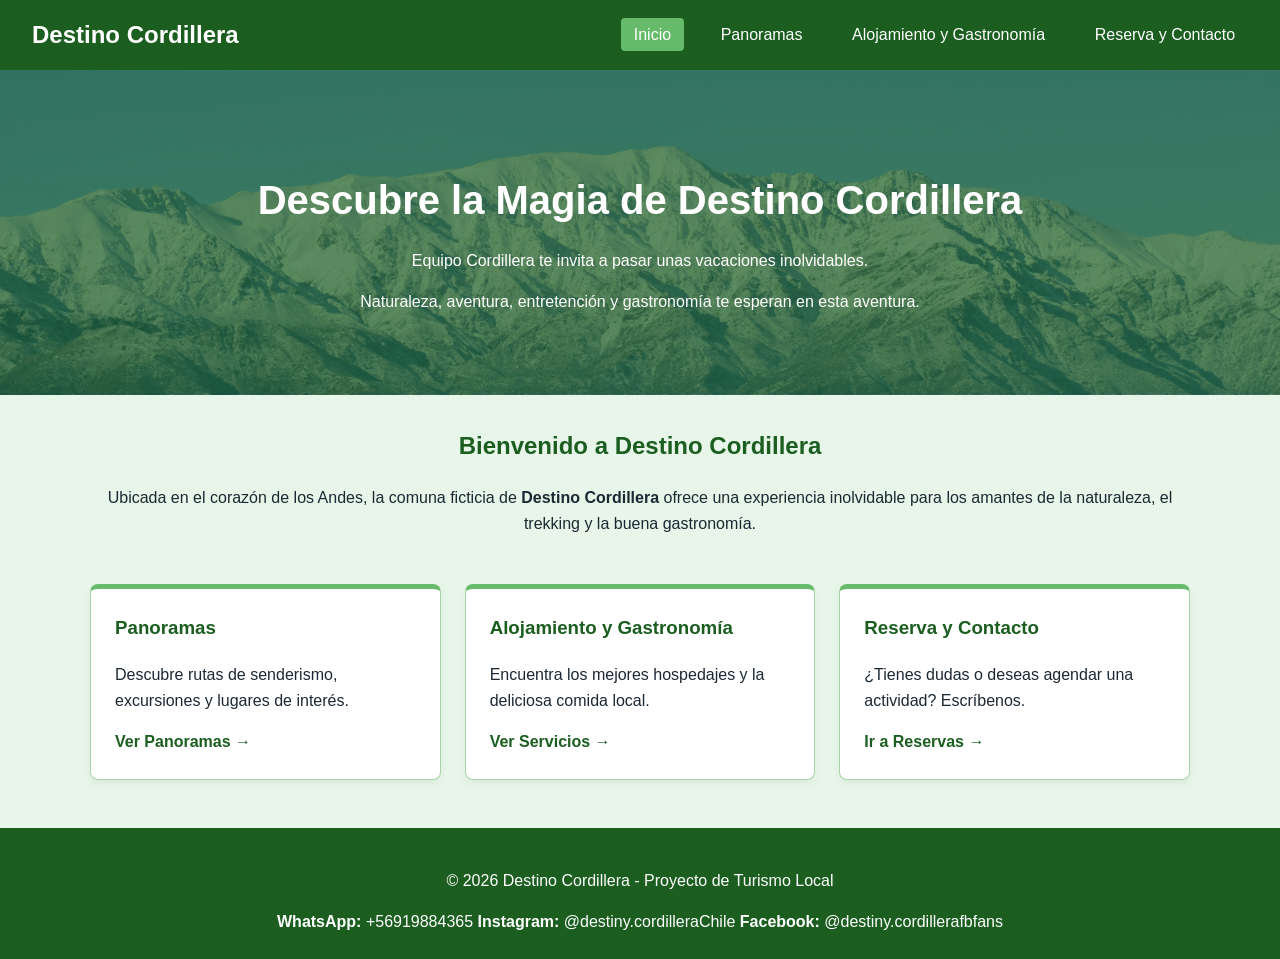
<file: index.html>
<!DOCTYPE html>
<html lang="es">
<head>
    <meta charset="UTF-8">
    <meta name="viewport" content="width=device-width, initial-scale=1.0">
    <title>Destino Cordillera - Inicio</title> 
    <!-- Titulo en pestaña del navegador -->
    <link rel="stylesheet" href="css/styles.css">
</head>
<body>
    <header>
        <div class="logo">
            <h2>Destino Cordillera</h2>
        </div>
        <nav>
            <ul>
                <li><a href="index.html" class="active">Inicio</a></li>
                <li><a href="panoramas.html">Panoramas</a></li>
                <li><a href="alojamiento.html">Alojamiento y Gastronomía</a></li>
                <li><a href="reserva.html">Reserva y Contacto</a></li>
            </ul>
        </nav>
    </header>
    <section class="hero">
        <div class="hero-content">
            <h1>Descubre la Magia de Destino Cordillera</h1>
            <p>Equipo Cordillera te invita a pasar unas vacaciones inolvidables.</p>
            <p>Naturaleza, aventura, entretención y gastronomía te esperan en esta aventura.</p>
        </div>
    </section>
    <main>
        <section class="presentacion">
            <h2>Bienvenido a Destino Cordillera</h2>
            <p>
                Ubicada en el corazón de los Andes, la comuna ficticia de <strong>Destino Cordillera</strong> 
                ofrece una experiencia inolvidable para los amantes de la naturaleza, el trekking y la buena gastronomía.
            </p>
        </section>

        <!-- Accesos directos a las secciones principales -->
        <section class="accesos-directos">
            <div class="card-acceso">
                <h3>Panoramas</h3>
                <p>Descubre rutas de senderismo, excursiones y lugares de interés.</p>
                <a href="panoramas.html">Ver Panoramas &rarr;</a>
            </div>
            <div class="card-acceso">
                <h3>Alojamiento y Gastronomía</h3>
                <p>Encuentra los mejores hospedajes y la deliciosa comida local.</p>
                <a href="alojamiento.html">Ver Servicios &rarr;</a>
            </div>
            <div class="card-acceso">
                <h3>Reserva y Contacto</h3>
                <p>¿Tienes dudas o deseas agendar una actividad? Escríbenos.</p>
                <a href="reserva.html">Ir a Reservas &rarr;</a>
            </div>
        </section>
    </main>

    <!-- Footer -->
    <footer class="bg-green text-white text-center py-4 mt-5">
        <div class="container">
            <p class="mb-2">© 2026 Destino Cordillera - Proyecto de Turismo Local</p>
            <div class="d-flex justify-content-center align-items-center flex-wrap gap-3">
                <span><strong>WhatsApp:</strong> +56919884365</span>
                <span><strong>Instagram:</strong> @destiny.cordilleraChile</span>
                <span><strong>Facebook:</strong> @destiny.cordillerafbfans</span>
            </div>
        </div>
    </footer>

</body>
</html>
</file>
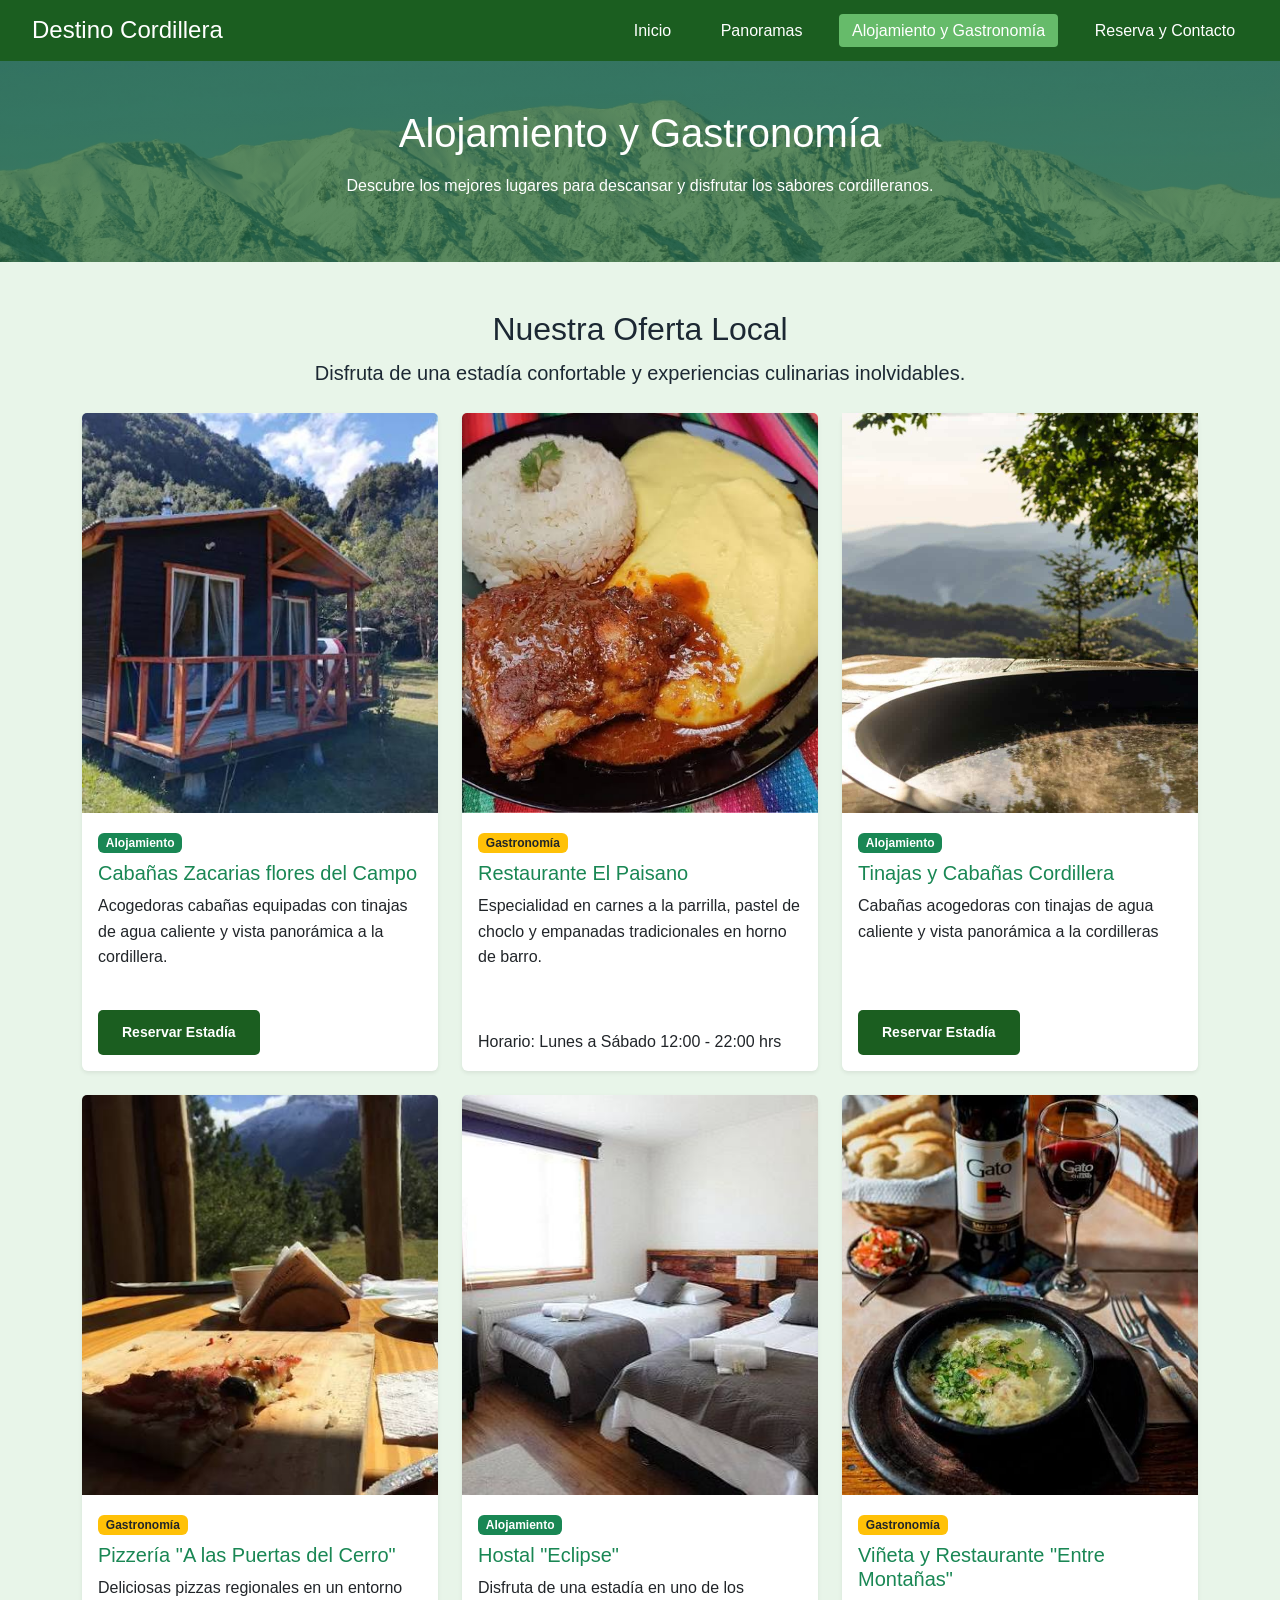
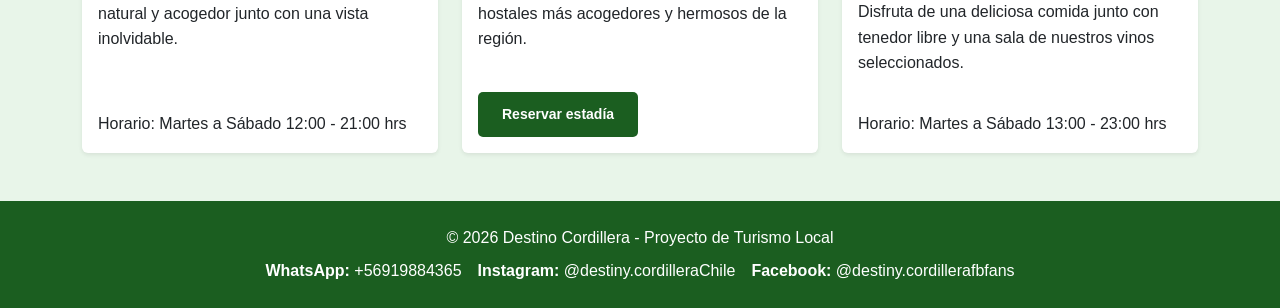
<file: alojamiento.html>
<!DOCTYPE html>
<html lang="es">
<head>
    <meta charset="UTF-8">
    <meta name="viewport" content="width=device-width, initial-scale=1.0">
    <title>Destino Cordillera - Alojamiento y Gastronomía</title>
    <!-- Bootstrap 5 CSS para componentes responsive -->
    <link href="https://cdn.jsdelivr.net/npm/bootstrap@5.3.0/dist/css/bootstrap.min.css" rel="stylesheet">
    <!-- Hoja de estilos personalizada con tus colores -->
    <link rel="stylesheet" href="css/styles.css">
</head>
<body>

    <!-- Header y Navegación -->
    <header>
        <div class="logo">
            <h2>Destino Cordillera</h2>
        </div>
        <nav>
            <ul>
                <li><a href="index.html">Inicio</a></li>
                <li><a href="panoramas.html">Panoramas</a></li>
                <li><a href="alojamiento.html" class="active">Alojamiento y Gastronomía</a></li>
                <li><a href="reserva.html">Reserva y Contacto</a></li>
            </ul>
        </nav>
    </header>

    <!-- Banner Superior -->
    <section class="hero" style="padding: 3rem 1rem;">
        <div class="hero-content">
            <h1>Alojamiento y Gastronomía</h1>
            <p>Descubre los mejores lugares para descansar y disfrutar los sabores cordilleranos.</p>
        </div>
    </section>

    <!-- Contenido Principal -->
    <main class="container my-5">
        
        <section class="mb-4 text-center">
            <h2>Nuestra Oferta Local</h2>
            <p class="lead">Disfruta de una estadía confortable y experiencias culinarias inolvidables.</p>
        </section>

        <!-- Grilla de 6 Tarjetas (Cards) con Bootstrap -->
        <div class="row row-cols-1 row-cols-md-2 row-cols-lg-3 g-4">

            <!-- TARJETA 1 (Completada) -->
            <div class="col">
                <div class="card h-100 shadow-sm border-0">
                    <img src="img/cabañacordillera.jpg" class="card-img-top" alt="Cabañas del Valle" style="height: 400px;; object-fit: cover;">
                    <div class="card-body">
                        <span class="badge bg-success mb-2">Alojamiento</span>
                        <h5 class="card-title text-success">Cabañas Zacarias flores del Campo</h5>
                        <p class="card-text">Acogedoras cabañas equipadas con tinajas de agua caliente y vista panorámica a la cordillera.</p>
                    </div>
                    <div class="card-footer bg-transparent border-0 pb-3">
                        <a href="reserva.html" class="btn btn-sm text-white" style="background-color: #1B5E20;">Reservar Estadía</a>
                    </div>
                </div>
            </div>

            <!-- TARJETA 2 (Completada) -->
            <div class="col">
                <div class="card h-100 shadow-sm border-0">
                    <img src="img/zacarias.jpg" class="card-img-top" alt="Restaurante El Paisano" style="height: 400px; object-fit: cover;">
                    <div class="card-body">
                        <span class="badge bg-warning text-dark mb-2">Gastronomía</span>
                        <h5 class="card-title text-success">Restaurante El Paisano</h5>
                        <p class="card-text">Especialidad en carnes a la parrilla, pastel de choclo y empanadas tradicionales en horno de barro.</p>
                    </div>
                    <div class="card-footer bg-transparent border-0 pb-3">
                      <p class="card-text">Horario: Lunes a Sábado 12:00 - 22:00 hrs</p>
                    </div>
                </div>
            </div>

            <!-- TARJETA 3 (Completada) -->
            <div class="col">
                <div class="card h-100 shadow-sm border-0">
                    <img src="img/cabañastinaja.jpg" alt="Lodge Refugio Cordillera" style="height: 400px; object-fit: cover;">
                    <div class="card-body">
                        <span class="badge bg-success mb-2">Alojamiento</span>
                        <h5 class="card-title text-success">Tinajas y Cabañas Cordillera</h5>
                        <p class="card-text">Cabañas acogedoras con tinajas de agua caliente y vista panorámica a la cordilleras</p>
                    </div>
                    <div class="card-footer bg-transparent border-0 pb-3">
                        <a href="reserva.html" class="btn btn-sm text-white" style="background-color: #1B5E20;">Reservar Estadía</a>
                    </div>
                </div>
            </div>


            <!-- TARJETA 4  -->
            <div class="col">
                <div class="card h-100 shadow-sm border-0">
                    <img src="img/pizza.jpg" class="card-img-top" alt="Nombre Opción 4" style="height: 400px; object-fit: cover;">
                    <div class="card-body">
                        <span class="badge bg-warning text-dark mb-2">Gastronomía</span>
                        <h5 class="card-title text-success">Pizzería "A las Puertas del Cerro"</h5>
                        <p class="card-text">Deliciosas pizzas regionales en un entorno natural y acogedor junto con una vista inolvidable.</p>
                    </div>
                    <div class="card-footer bg-transparent border-0 pb-3">
                        <p class="card-text">Horario: Martes a Sábado 12:00 - 21:00 hrs</p>
                    </div>
                </div>
            </div>

            <!-- TARJETA 5  -->
            <div class="col">
                <div class="card h-100 shadow-sm border-0">
                    <img src="img/Hostal.jpg" class="card-img-top" alt="Nombre Opción 5" style="height: 400px; object-fit: cover;">
                    <div class="card-body">
                        <span class="badge bg-success mb-2">Alojamiento</span>
                        <h5 class="card-title text-success">Hostal "Eclipse"</h5>
                        <p class="card-text">Disfruta de una estadía en uno de los hostales más acogedores y hermosos de la región.</p>
                    </div>
                    <div class="card-footer bg-transparent border-0 pb-3">
                        <a href="reserva.html" class="btn btn-sm text-white" style="background-color: #1B5E20;">Reservar estadía</a>
                    </div>
                </div>
            </div>

            <!-- TARJETA 6 (Para que edites tú) -->
            <div class="col">
                <div class="card h-100 shadow-sm border-0">
                    <img src="img/entremontañas.jpg" class="card-img-top" alt="Nombre Opción 6" style="height: 400px; object-fit: cover;">
                    <div class="card-body">
                        <span class="badge bg-warning text-dark mb-2">Gastronomía</span>
                        <h5 class="card-title text-success">Viñeta y Restaurante "Entre Montañas"</h5>
                        <p class="card-text">Disfruta de una deliciosa comida junto con tenedor libre y una sala de nuestros vinos seleccionados.</p>
                    </div>
                    <div class="card-footer bg-transparent border-0 pb-3">
                        <p class="card-text">Horario: Martes a Sábado 13:00 - 23:00 hrs</p>
                    </div>
                </div>
            </div>

        </div>
    </main>

    <!-- Footer -->
    <footer class="bg-green text-white text-center py-4 mt-5">
        <div class="container">
            <p class="mb-2">© 2026 Destino Cordillera - Proyecto de Turismo Local</p>
            <div class="d-flex justify-content-center align-items-center flex-wrap gap-3">
                <span><strong>WhatsApp:</strong> +56919884365</span>
                <span><strong>Instagram:</strong> @destiny.cordilleraChile</span>
                <span><strong>Facebook:</strong> @destiny.cordillerafbfans</span>
            </div>
        </div>
    </footer>

    <!-- Bootstrap 5 JavaScript Bundle -->
    <script src="https://cdn.jsdelivr.net/npm/bootstrap@5.3.0/dist/js/bootstrap.bundle.min.js"></script>
</body>
</html>
</file>
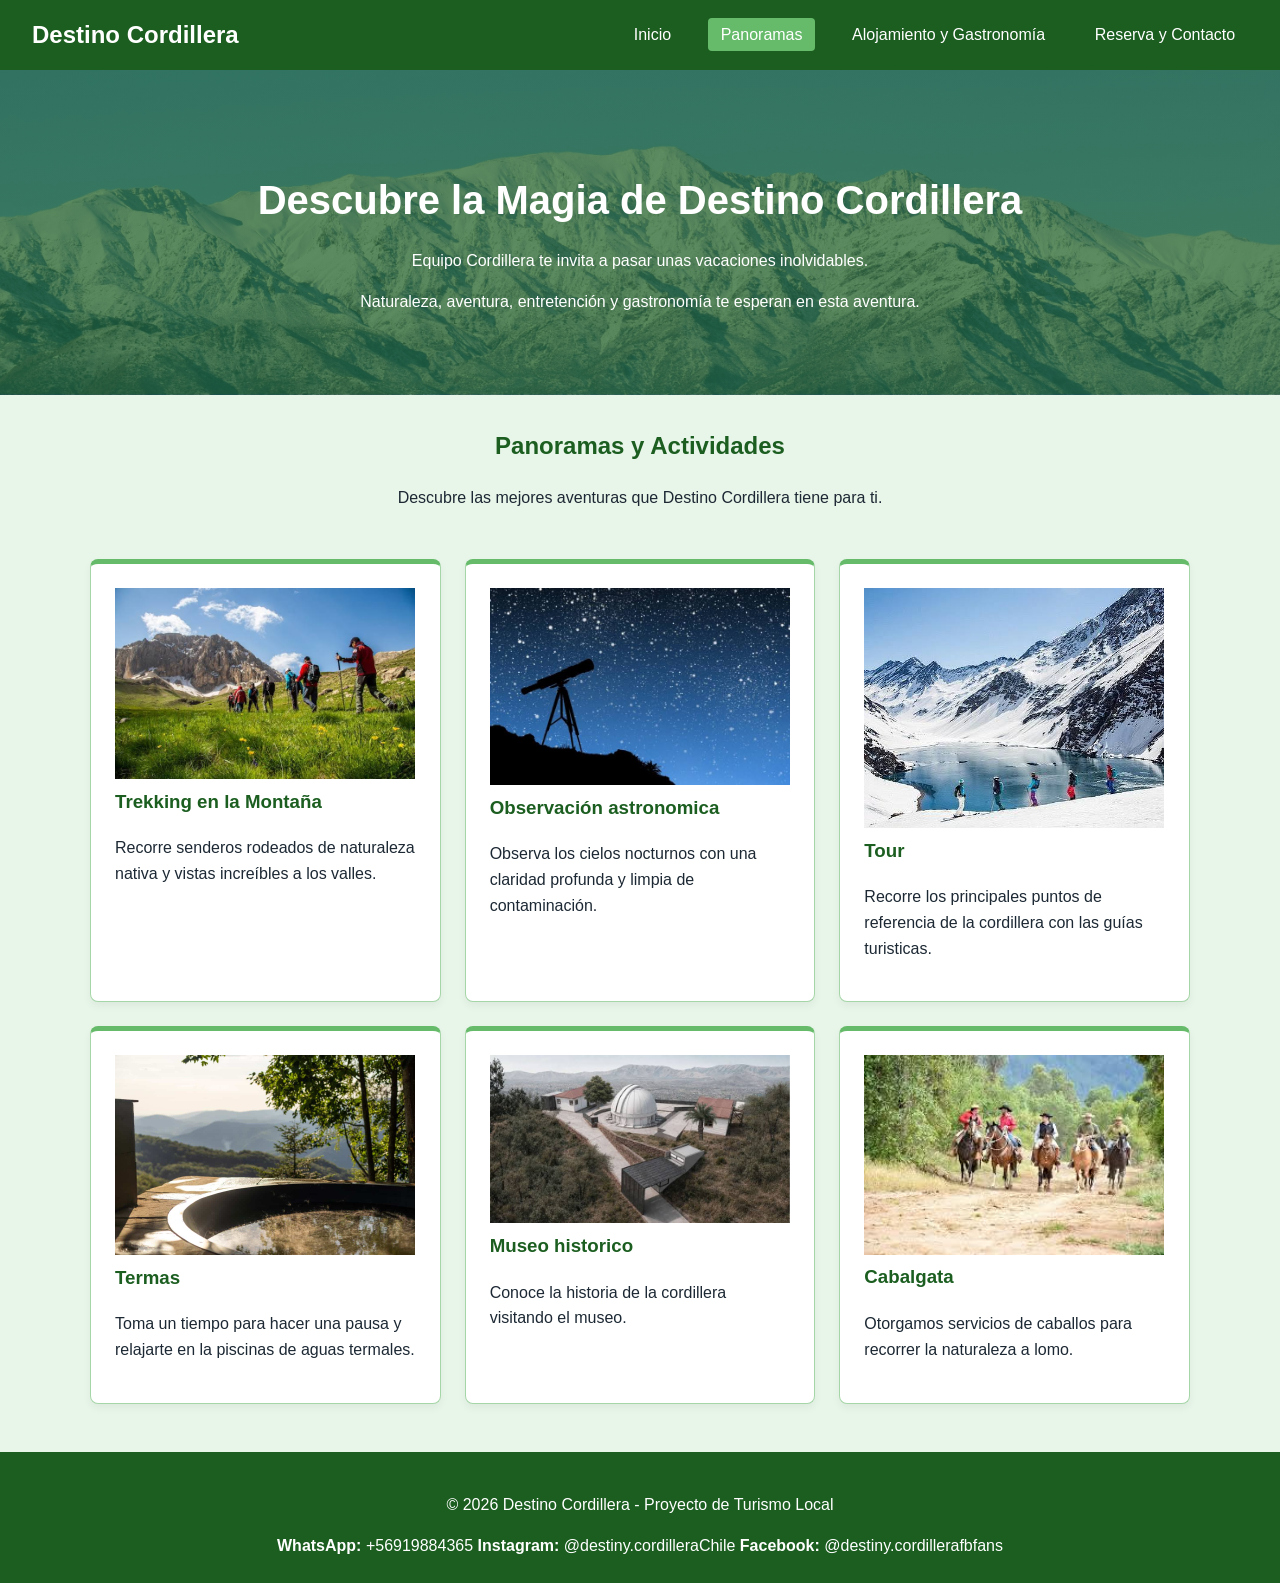
<file: panoramas.html>
<!DOCTYPE html>
<html lang="es">
<head>
    <meta charset="UTF-8">
    <meta name="viewport" content="width=device-width, initial-scale=1.0">
    <title>Destino Cordillera - Inicio</title> 
    <!-- Titulo en pestaña del navegador -->
    <link rel="stylesheet" href="css/styles.css">
</head>
<body>
    <header>
        <div class="logo">
            <h2>Destino Cordillera</h2>
        </div>
        <nav>
            <ul>
                <li><a href="index.html" >Inicio</a></li>
                <li><a href="panoramas.html" class="active">Panoramas</a></li>
                <li><a href="alojamiento.html">Alojamiento y Gastronomía</a></li>
                <li><a href="reserva.html">Reserva y Contacto</a></li>
            </ul>
        </nav>
    </header>
    <section class="hero">
        <div class="hero-content">
            <h1>Descubre la Magia de Destino Cordillera</h1>
            <p>Equipo Cordillera te invita a pasar unas vacaciones inolvidables.</p><p>Naturaleza, aventura, entretención y gastronomía te esperan en esta aventura.
        </div>
    </section>
    <main>
        <section class="presentacion">
            <h2>Panoramas y Actividades</h2>
            <p>Descubre las mejores aventuras que Destino Cordillera tiene para ti.</p>
        </section>

        <!-- Contenedor Grid para las tarjetas -->
        <section class="accesos-directos">
            
            <!-- Tarjeta de actividad 1 -->
            <div class="card-acceso">
                <img src="img/trekking.jpg" alt="Recorrido en trekking en la cordillera" style="width: 300px;">
                <h3>Trekking en la Montaña</h3>
                <p>Recorre senderos rodeados de naturaleza nativa y vistas increíbles a los valles.</p>
            </div>

             <div class="card-acceso">
                <img src="img/telescopio.jpg" alt="Observación del cielo estrellado" style="width: 300px;">

                <h3>Observación astronomica</h3>

                <p>Observa los cielos nocturnos con una claridad profunda y limpia de contaminación.</p>

            </div>

             <div class="card-acceso">
                <img src="img/tour.jpg" alt="Recorrido turístico de la cordillera" style="width: 300px;">

                <h3>Tour</h3>

                <p>Recorre los principales puntos de referencia de la cordillera con las guías turisticas.</p>

            </div>

             <div class="card-acceso">
                <img src="img/cabañastinaja.jpg" alt="Piscinas de aguas termales en la cordillera" style="width: 300px;">
                <h3>Termas</h3>

                <p>Toma un tiempo para hacer una pausa y relajarte en la piscinas de aguas termales.</p>

            </div>

             <div class="card-acceso">
                <img src="img/museo.jpg" alt="Museo historico de la cordillera" style="width: 300px;">

                <h3>Museo historico</h3>

                <p>Conoce la historia de la cordillera visitando el museo.</p>

            </div>

             <div class="card-acceso">
                <img src="img/caballos.jpg" alt="Exploración de la cordillera a caballo" style="width: 300px;">

                <h3>Cabalgata</h3>

                <p>Otorgamos servicios de caballos para recorrer la naturaleza a lomo.</p>

            </div> 


    </main>

    <!-- Footer -->
    <footer class="bg-green text-white text-center py-4 mt-5">
        <div class="container">
            <p class="mb-2">© 2026 Destino Cordillera - Proyecto de Turismo Local</p>
            <div class="d-flex justify-content-center align-items-center flex-wrap gap-3">
                <span><strong>WhatsApp:</strong> +56919884365</span>
                <span><strong>Instagram:</strong> @destiny.cordilleraChile</span>
                <span><strong>Facebook:</strong> @destiny.cordillerafbfans</span>
            </div>
        </div>
    </footer>

</body>




</html>
</file>
<file: css/styles.css>
/* Variables de Colores Personalizados */
:root {
    --color-primary: #1B5E20;    
    --color-secondary: #66BB6A;  
    --color-light: #A5D6A7;     
    --color-bg: #E8F5E9;        
    --color-text: #1C2833;       
    --font-main: 'Segoe UI', Tahoma, Geneva, Verdana, sans-serif;
}

body {
    margin: 0;
    font-family: var(--font-main);
    color: var(--color-text);
    background-color: var(--color-bg);
    line-height: 1.6;
}

/* Header y Navegación */
header {
    background-color: var(--color-primary);
    color: white;
    display: flex;
    justify-content: space-between;
    align-items: center;
    padding: 1rem 2rem;
    box-shadow: 0 2px 5px rgba(0,0,0,0.1);
}

header .logo h2 {
    margin: 0;
    font-size: 1.5rem;
}

nav ul {
    list-style: none;
    margin: 0;
    padding: 0;
    display: flex;
    gap: 1.5rem;
}

nav a {
    color: white;
    text-decoration: none;
    font-weight: 500;
    padding: 0.5rem 0.8rem;
    border-radius: 4px;
    transition: background-color 0.3s ease, color 0.3s ease;
}

nav a:hover, nav a.active {
    background-color: var(--color-secondary);
    color: white;
}

/* Banner Hero */
.hero {
    background-image: linear-gradient(rgba(27, 94, 32, 0.7), rgba(27, 94, 32, 0.7)), url("../img/cordilleralosandes.jpg");
    background-color: var(--color-primary); 
    background-repeat: no-repeat;
    background-position-y: 30%;
    background-size: cover;
    color: white;
    text-align: center;
    padding: 4rem 1rem;
}

.hero h1 {
    font-size: 2.5rem;
    margin-bottom: 1rem;
}

/* Botones */
.btn {
    display: inline-block;
    background-color: var(--color-secondary);
    color: white;
    padding: 0.75rem 1.5rem;
    text-decoration: none;
    border-radius: 5px;
    margin-top: 1rem;
    font-weight: bold;
    border: none;
    transition: background-color 0.3s ease;
}

.btn:hover {
    background-color: var(--color-primary);
}

/* Contenido Principal */
main {
    max-width: 1100px;
    margin: 2rem auto;
    padding: 0 1rem;
}

.presentacion {
    text-align: center;
    margin-bottom: 3rem;
}

.presentacion h2 {
    color: var(--color-primary);
}

/* Tarjetas (Cards) */
.accesos-directos {
    display: grid;
    grid-template-columns: repeat(auto-fit, minmax(280px, 1fr));
    gap: 1.5rem;
}

.card-acceso {
    background: white;
    border-radius: 8px;
    padding: 1.5rem;
    box-shadow: 0 4px 8px rgba(0, 0, 0, 0.05);
    border-top: 5px solid var(--color-secondary);
    border-left: 1px solid var(--color-light);
    border-right: 1px solid var(--color-light);
    border-bottom: 1px solid var(--color-light);
}

.card-acceso h3 {
    color: var(--color-primary);
    margin-top: 0;
}

.card-acceso a {
    color: var(--color-primary);
    text-decoration: none;
    font-weight: bold;
}

.card-acceso a:hover {
    color: var(--color-secondary);
}

/* Footer */
footer {
    background-color: var(--color-primary);
    color: white;
    text-align: center;
    padding: 1.5rem 0;
    margin-top: 3rem;
}
</file>
